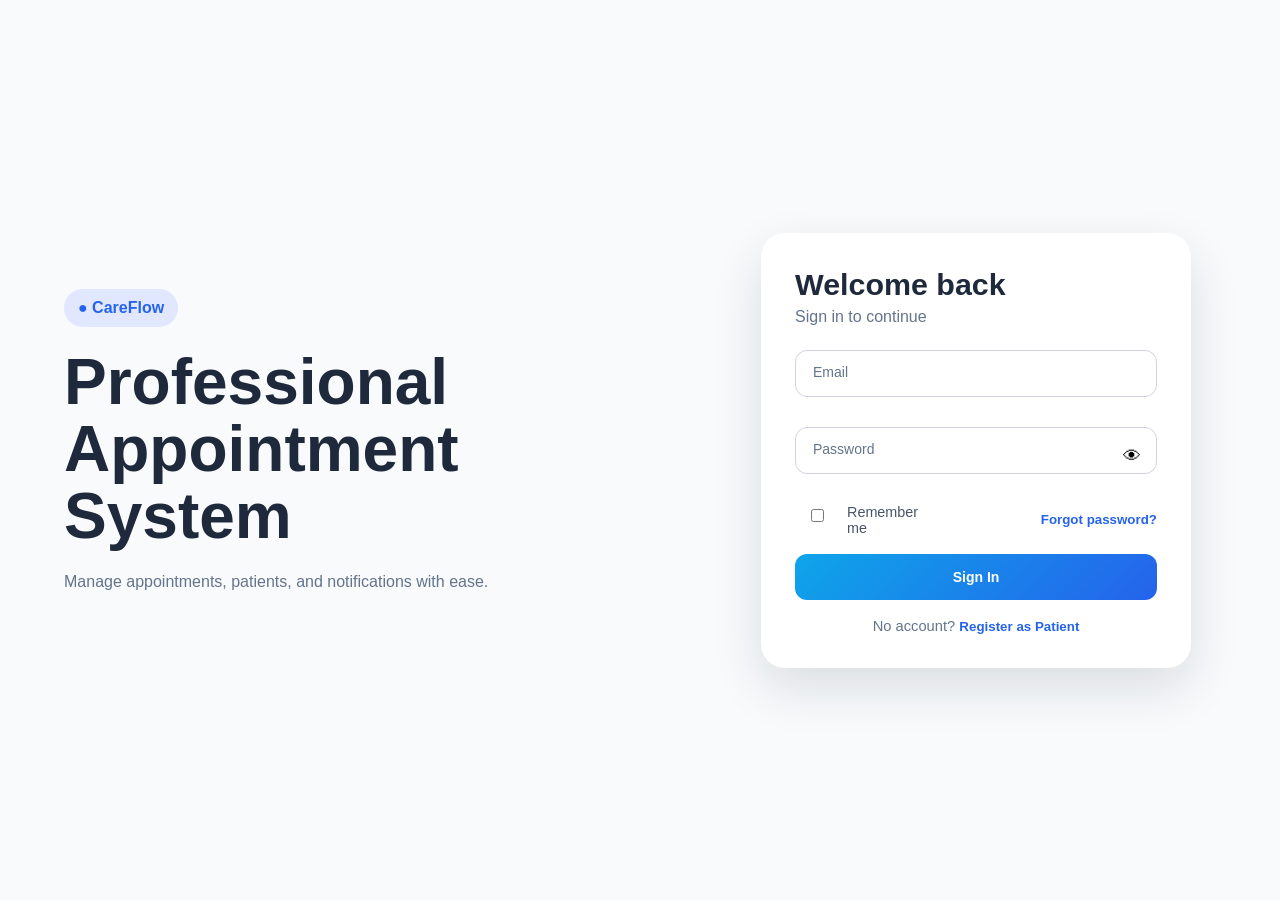
<file: index.html>
<!DOCTYPE html>
<html lang="en">
<head>
  <meta charset="UTF-8">
  <meta name="viewport" content="width=device-width, initial-scale=1.0">
  <title>CareFlow - Login</title>
  <link rel="stylesheet" href="style.css">
</head>
<body>

  <div class="login-screen">

    <!-- Left Side -->
    <div class="login-side">
      <div class="brand-chip">● CareFlow</div>
      <h1 class="hero-title">Professional<br>Appointment System</h1>
      <p class="hero-text">Manage appointments, patients, and notifications with ease.</p>
    </div>

    <!-- Right Side - Auth Forms -->
    <div class="login-panel-wrap">
      <div class="auth-card">

        <!-- LOGIN SECTION -->
        <div id="loginSection">
          <h2>Welcome back</h2>
          <p class="subtle">Sign in to continue</p>

          <div class="floating-field">
            <input type="email" id="loginEmail" placeholder=" ">
            <label>Email</label>
          </div>

          <div class="floating-field">
            <input type="password" id="loginPassword" placeholder=" ">
            <label>Password</label>
            <button type="button" class="eye-btn" id="togglePassword">👁</button>
          </div>

          <div class="auth-row">
            <label class="remember-label">
              <input type="checkbox" id="rememberMe">
              Remember me
            </label>
            <button onclick="showForgot()" class="link-btn">Forgot password?</button>
          </div>

          <button onclick="login()" id="loginBtn" class="btn btn-primary primary-auth-btn">Sign In</button>

          <div class="auth-switch">
            No account? 
            <button onclick="showRegister()" class="link-btn">Register as Patient</button>
          </div>
        </div>

        <!-- REGISTER SECTION -->
        <div id="registerSection" class="hidden">
          <h2>Create account</h2>
          <p class="subtle">Register as a patient</p>

          <div class="floating-field">
            <input type="text" id="registerName" placeholder=" ">
            <label>Full Name</label>
          </div>
          <div class="floating-field">
            <input type="email" id="registerEmail" placeholder=" ">
            <label>Email</label>
          </div>
          <div class="floating-field">
            <input type="password" id="registerPassword" placeholder=" ">
            <label>Password</label>
          </div>
          <div class="floating-field">
            <input type="tel" id="registerPhone" placeholder=" ">
            <label>Phone Number</label>
          </div>

          <button onclick="registerPatient()" id="registerBtn" class="btn btn-primary primary-auth-btn">Register</button>

          <div class="auth-switch">
            Already have an account? 
            <button onclick="showLogin()" class="link-btn">Sign in</button>
          </div>
        </div>

        <!-- FORGOT PASSWORD -->
        <div id="forgotSection" class="hidden">
          <h2>Forgot Password</h2>
          <p class="subtle">Enter your email to receive reset instructions</p>

          <div class="floating-field">
            <input type="email" id="forgotEmail" placeholder=" ">
            <label>Email</label>
          </div>

          <button onclick="forgotPassword()" id="forgotBtn" class="btn btn-primary primary-auth-btn">Send Reset Email</button>

          <div class="auth-switch">
            <button onclick="showLogin()" class="link-btn">Back to Login</button>
          </div>
        </div>

      </div>
    </div>
  </div>

  <script src="auth.js"></script>
</body>
</html>
</file>
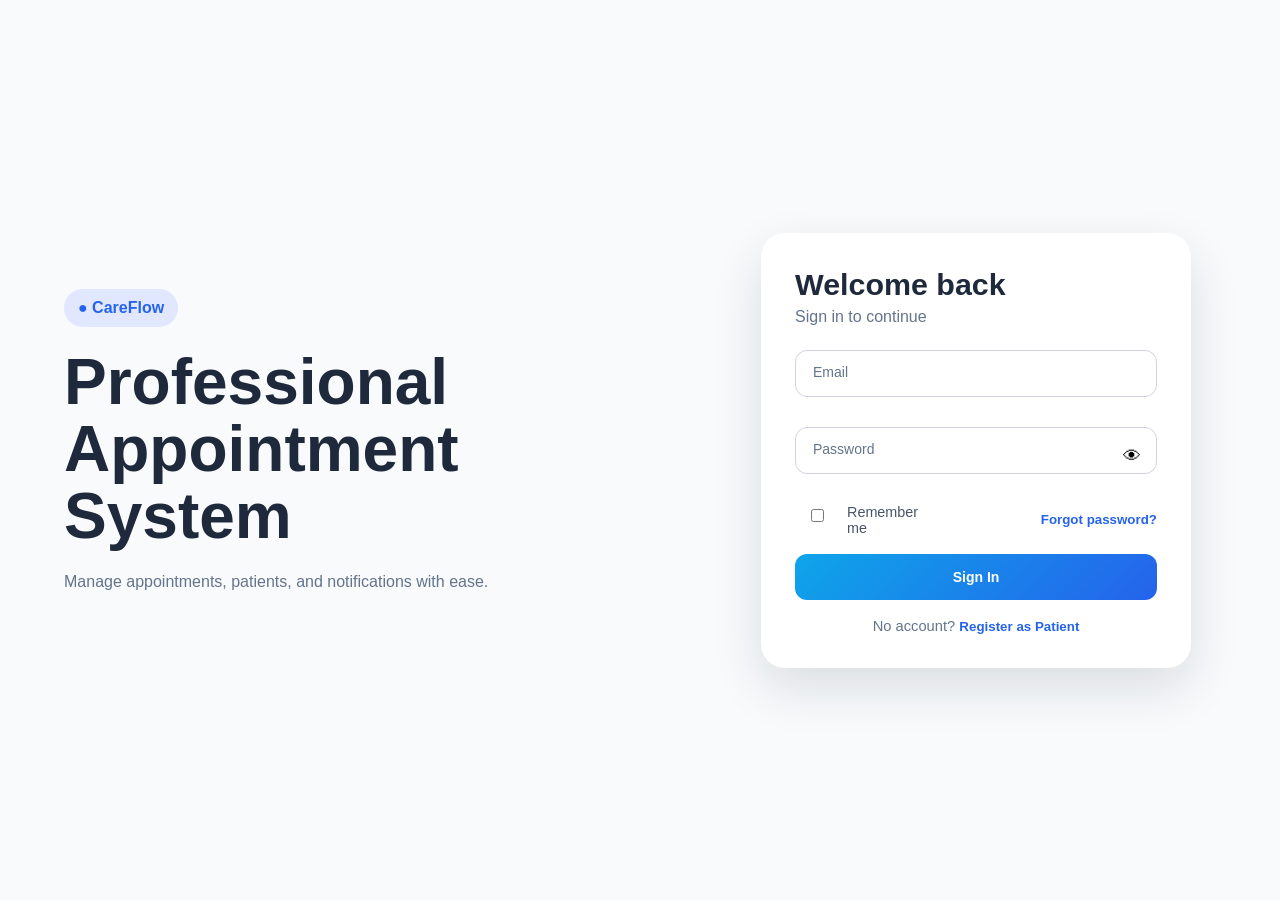
<file: admin-dashboard.html>
<!DOCTYPE html>
<html lang="en">
<head>
  <meta charset="UTF-8">
  <meta name="viewport" content="width=device-width, initial-scale=1.0">
  <title>Admin Dashboard - CareFlow</title>
  <link rel="stylesheet" href="style.css">
</head>
<body>

  <div class="app-shell">
    <!-- Sidebar -->
    <div class="sidebar">
      <div class="brand">
        <div class="brand-icon">●</div>
        <div>
          <h1>CareFlow</h1>
          <p>Admin Portal</p>
        </div>
      </div>
      
      <div class="nav-list">
        <button class="nav-btn active" onclick="showAdminPage('appointments', this)">📅 Appointments</button>
        <button class="nav-btn" onclick="showAdminPage('patients', this)">👥 Patients</button>
        <button class="nav-btn" onclick="showAdminPage('notifications', this)">✉️ Notifications</button>
      </div>

      <div class="nav-spacer"></div>
      <button onclick="logout()" class="logout-btn">🚪 Logout</button>
      
      <!-- Dark Mode Toggle -->
      <button onclick="toggleDarkMode()" class="dark-toggle" title="Toggle Dark Mode">🌙</button>
    </div>

    <!-- Main Content -->
    <div class="main">

      <!-- Appointments Section -->
      <section id="appointments">
        <div class="page-hero">
          <div>
            <h2>Admin Appointments</h2>
            <p>Clinic schedule overview • Weekdays only (8 AM - 6 PM)</p>
          </div>
        </div>

        <div class="metrics">
          <div class="metric-card"><small>Today's Appointments</small><strong id="todayCount">0</strong></div>
          <div class="metric-card"><small>Selected Day</small><strong id="selectedCount">0</strong></div>
          <div class="metric-card"><small>This Month</small><strong id="monthCount">0</strong></div>
        </div>

        <div class="grid-2">
          <div class="panel">
            <div class="calendar-head">
              <h3 id="calendarTitle">Calendar</h3>
              <div>
                <button onclick="changeMonth(-1)">← Previous</button>
                <button onclick="changeMonth(1)">Next →</button>
              </div>
            </div>
            <div id="calendarGrid" class="calendar-grid"></div>
          </div>
          <div class="panel">
            <h3 id="selectedDateTitle">Selected Day</h3>
            <div id="selectedAppointments"></div>
          </div>
        </div>
      </section>

      <!-- Patients Section -->
      <section id="patients" class="hidden">
        <div class="page-hero">
          <div>
            <h2>Patients Management</h2>
            <p>View patients and manage their appointments</p>
          </div>
        </div>

        <div class="panel">
          <h3>Patients List</h3>
          <table id="patientTable">
            <thead>
              <tr><th>Name</th><th>Contact</th><th>Condition</th><th>Upcoming Appointments</th><th>Actions</th></tr>
            </thead>
            <tbody></tbody>
          </table>
        </div>

        <div class="panel schedule-card">
          <h3>Schedule New Appointment</h3>
          <select id="schedulePatient"></select>
          <input type="datetime-local" id="scheduleDate">
          <div id="adminTimeSlots" class="time-grid"></div>
          <button onclick="scheduleSelectedPatient()" class="btn btn-primary">Schedule Appointment</button>
          <p id="adminScheduleStatus" class="email-status"></p>
        </div>
      </section>

      <!-- Notifications Section -->
      <section id="notifications" class="hidden">
        <div class="page-hero">
          <div>
            <h2>Notifications</h2>
            <p>Send email notifications to patients</p>
          </div>
        </div>

        <div class="panel">
          <h3>Send Notification</h3>
          <select id="notificationPatient"></select>
          <input type="text" id="notificationSubject" placeholder="Subject" value="CareFlow Update">
          <textarea id="notificationMessage" placeholder="Write message..."></textarea>
          <button onclick="sendEmailNotification()" class="btn btn-primary">Send Email</button>
          <p id="emailStatus" class="email-status"></p>
        </div>

        <div class="panel">
          <h3>Email History</h3>
          <table style="width:100%; border-collapse:collapse;">
            <thead>
              <tr style="background:#f1f5f9;">
                <th style="padding:10px; text-align:left;">Date</th>
                <th style="padding:10px; text-align:left;">Patient</th>
                <th style="padding:10px; text-align:left;">Subject</th>
                <th style="padding:10px; text-align:center;">Status</th>
                <th style="padding:10px; text-align:center;">Actions</th>
              </tr>
            </thead>
            <tbody id="emailHistoryTable"></tbody>
          </table>
        </div>
      </section>

    </div>
  </div>


  <script src="admin.js"></script>
</body>
</html>
</file>
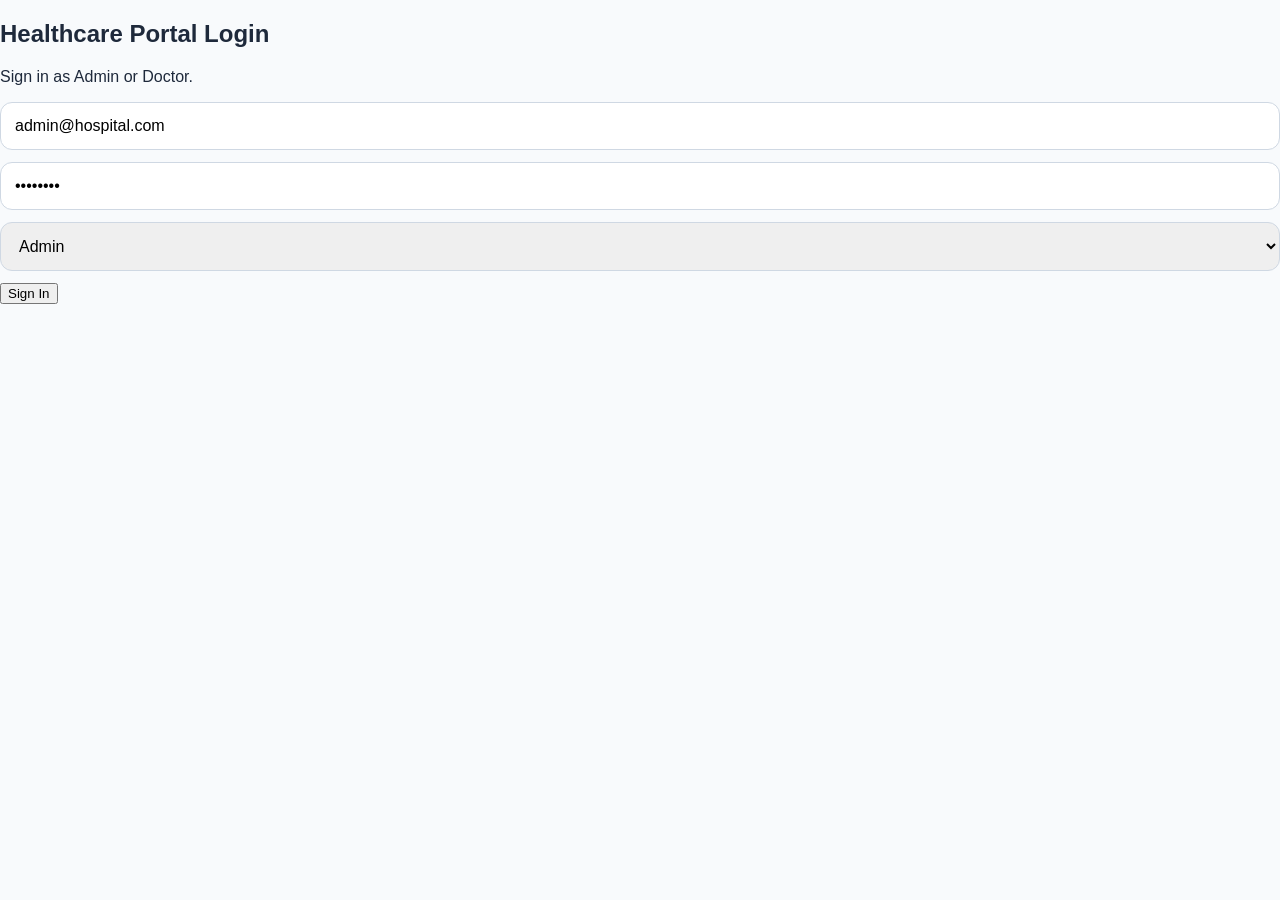
<file: login.html>
<!DOCTYPE html>
<html lang="en">
<head>
  <meta charset="UTF-8" />
  <meta name="viewport" content="width=device-width, initial-scale=1.0" />
  <title>Healthcare Portal Login</title>
  <link rel="stylesheet" href="style.css" />
</head>
<body>
  <div id="loginScreen">
    <div class="login-card">
      <h2>Healthcare Portal Login</h2>
      <p class="muted">Sign in as Admin or Doctor.</p>
      <input id="loginEmail" type="email" value="admin@hospital.com" placeholder="Email" />
      <input id="loginPassword" type="password" value="admin123" placeholder="Password" />
      <select id="loginRole">
        <option value="admin">Admin</option>
        <option value="doctor">Doctor</option>
      </select>
      <button class="action" onclick="login()">Sign In</button>
      <div id="loginError" class="error"></div>
    </div>
  </div>
  <script src="auth.js"></script>
</body>
</html>
</file>
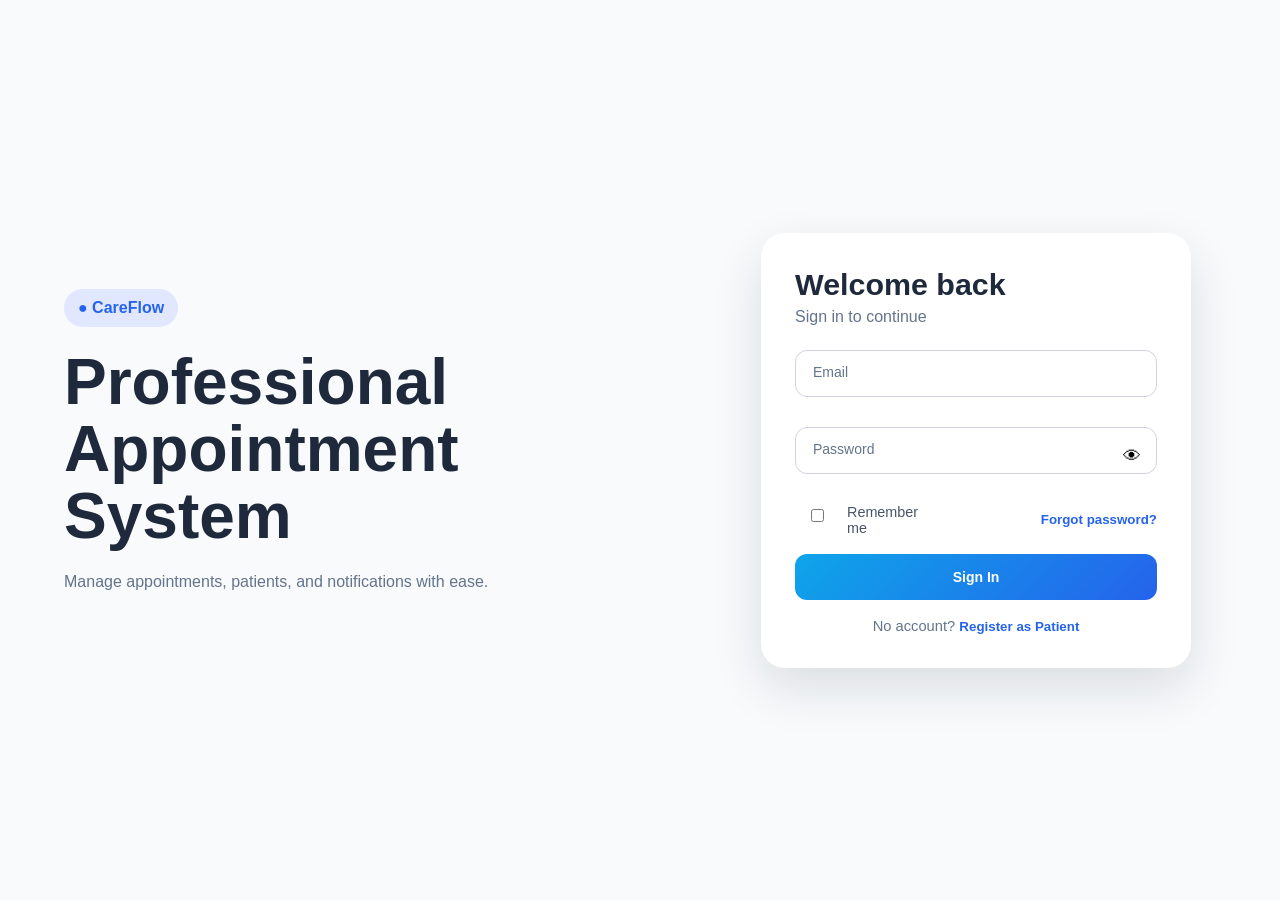
<file: patient-dashboard.html>
<!DOCTYPE html>
<html lang="en">
<head>
  <meta charset="UTF-8">
  <meta name="viewport" content="width=device-width, initial-scale=1.0">
  <title>Patient Dashboard - CareFlow</title>
  <link rel="stylesheet" href="style.css">
</head>
<body>

  <div class="app-shell">
    
    <!-- Hamburger Menu Button (Mobile) -->
    <button onclick="toggleSidebar()" class="hamburger-btn">☰</button>

    <!-- Sidebar -->
    <div class="sidebar">
      <div class="brand">
        <div class="brand-icon">●</div>
        <div>
          <h1>CareFlow</h1>
          <p>Patient Portal</p>
        </div>
      </div>
      
      <div class="nav-list">
        <button class="nav-btn active" onclick="showPatientPage('dashboard', this)">Dashboard</button>
        <button class="nav-btn" onclick="showPatientPage('book', this)">Book Appointment</button>
        <button class="nav-btn" onclick="showPatientPage('appointments', this)">My Appointments</button>
        <button class="nav-btn" onclick="showPatientPage('profile', this)">My Profile</button>
      </div>
      
      <div class="nav-spacer"></div>
      
      <!-- Logout Button -->
      <button onclick="logout()" class="logout-btn">🚪 Logout</button>
      
      <!-- Dark Mode Toggle -->
      <button onclick="toggleDarkMode()" class="dark-toggle" title="Toggle Dark Mode">🌙</button>
    </div>

    <!-- Main Content -->
    <div class="main">

      <!-- Dashboard Section -->
      <section id="dashboard">
        <div class="page-hero">
          <div>
            <h2>Welcome, Patient</h2>
            <p>Manage your appointments easily</p>
          </div>
        </div>

        <div class="panel">
          <h3>Quick Overview</h3>
          <div id="nextAppointmentBox">Loading...</div>
        </div>
      </section>

      <!-- Book Appointment Section -->
      <section id="book" class="hidden">
        <div class="page-hero">
          <div>
            <h2>Book New Appointment</h2>
            <p>Select specialization, doctor and time</p>
          </div>
        </div>

        <div class="panel">
          <h3>Book Appointment</h3>

          <label><strong>Specialization</strong></label>
          <select id="specializationSelect" onchange="loadDoctorsBySpecialization()">
            <option value="">Select Specialization</option>
            <option value="Cardiology">Cardiology</option>
            <option value="Pediatrics">Pediatrics</option>
            <option value="General Medicine">General Medicine</option>
            <option value="Dermatology">Dermatology</option>
            <option value="Orthopedics">Orthopedics</option>
          </select>

          <label><strong>Doctor</strong></label>
          <select id="doctorSelect">
            <option value="">Select Doctor</option>
          </select>

          <label><strong>Date & Time</strong></label>
          <input type="datetime-local" id="appointmentDate">

          <button onclick="bookAppointment()" class="btn btn-primary" style="margin-top:15px;">Book Appointment</button>
          <p id="patientScheduleStatus" class="email-status"></p>
        </div>
      </section>

      <!-- My Appointments Section -->
      <section id="appointments" class="hidden">
        <div class="page-hero">
          <div>
            <h2>My Appointments</h2>
            <p>View your scheduled appointments</p>
          </div>
        </div>

        <div class="panel">
          <h3>Upcoming Appointments</h3>
          <table>
            <thead>
              <tr><th>Date & Time</th><th>Doctor</th><th>Status</th></tr>
            </thead>
            <tbody id="appointmentTable"></tbody>
          </table>
        </div>
      </section>

      <!-- My Profile Section -->
      <section id="profile" class="hidden">
        <div class="page-hero">
          <div>
            <h2>My Profile</h2>
            <p>Your patient information</p>
          </div>
        </div>

        <div class="panel">
          <h3>Profile Details</h3>
          <div id="profileBox">Loading profile...</div>
        </div>
      </section>

    </div>
  </div>

  <script src="patient.js"></script>
</body>
</html>
</file>
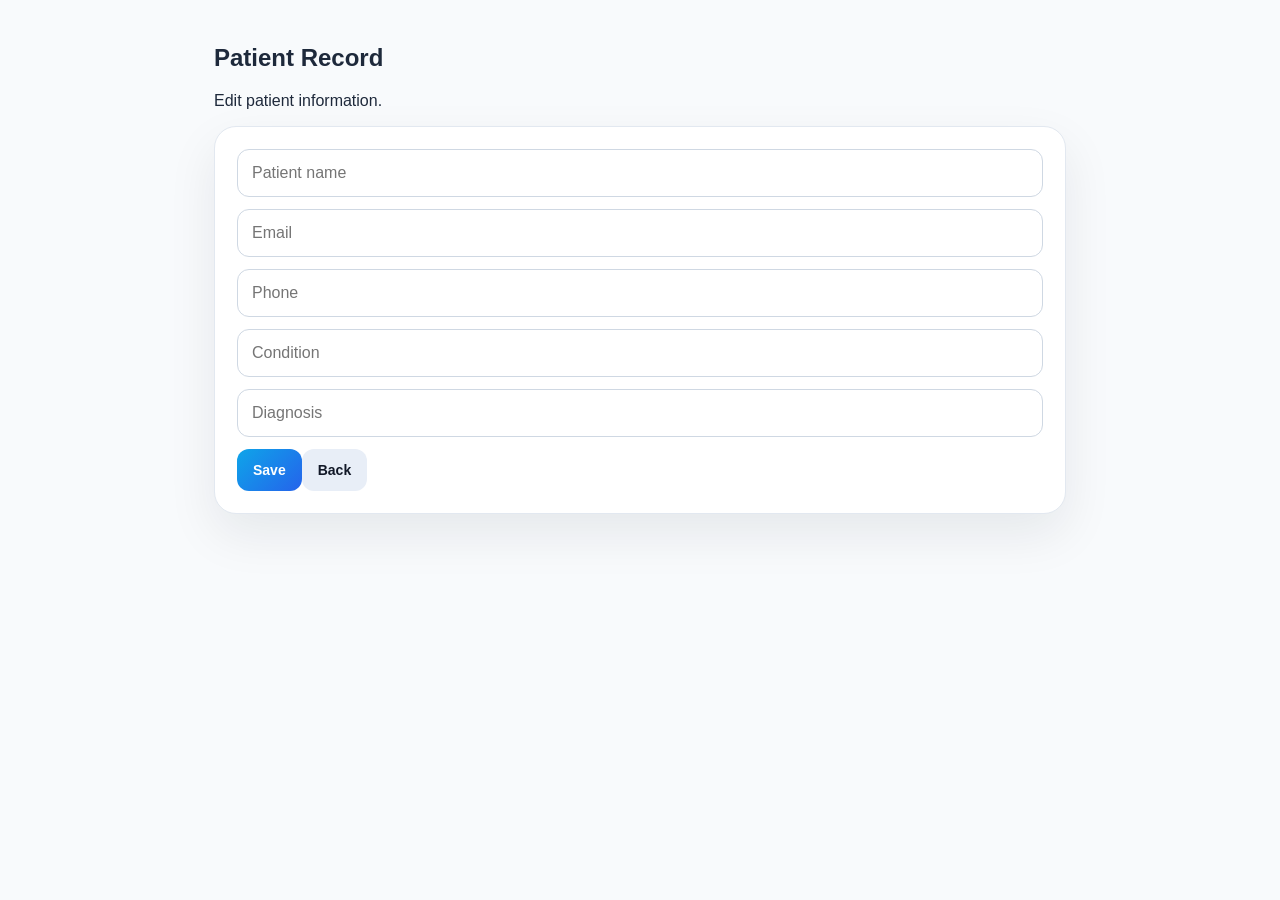
<file: patient-record.html>
<!DOCTYPE html>
<html lang="en">

<head>
    <meta charset="UTF-8">
    <meta name="viewport" content="width=device-width, initial-scale=1.0">
    <title>Patient Record</title>
    <link rel="stylesheet" href="style.css">
</head>

<body>
    <div class="main" style="max-width:900px;margin:auto;">
        <div class="topbar">
            <div>
                <h2>Patient Record</h2>
                <p>Edit patient information.</p>
            </div>
        </div>
        <div class="panel">
            <div class="panel-body stack"><input id="editPatientName" placeholder="Patient name"><input
                    id="editPatientEmail" placeholder="Email"><input id="editPatientPhone" placeholder="Phone"><input
                    id="editPatientCondition" placeholder="Condition"><input id="editPatientDiagnosis"
                    placeholder="Diagnosis">
                <div class="toolbar"><button class="btn btn-primary inline-btn"
                        onclick="savePatient()">Save</button><button class="btn btn-secondary inline-btn"
                        onclick="goBack()">Back</button></div>
            </div>
        </div>
    </div>
    <script src="patient-record.js"></script>
</body>

</html>
</file>
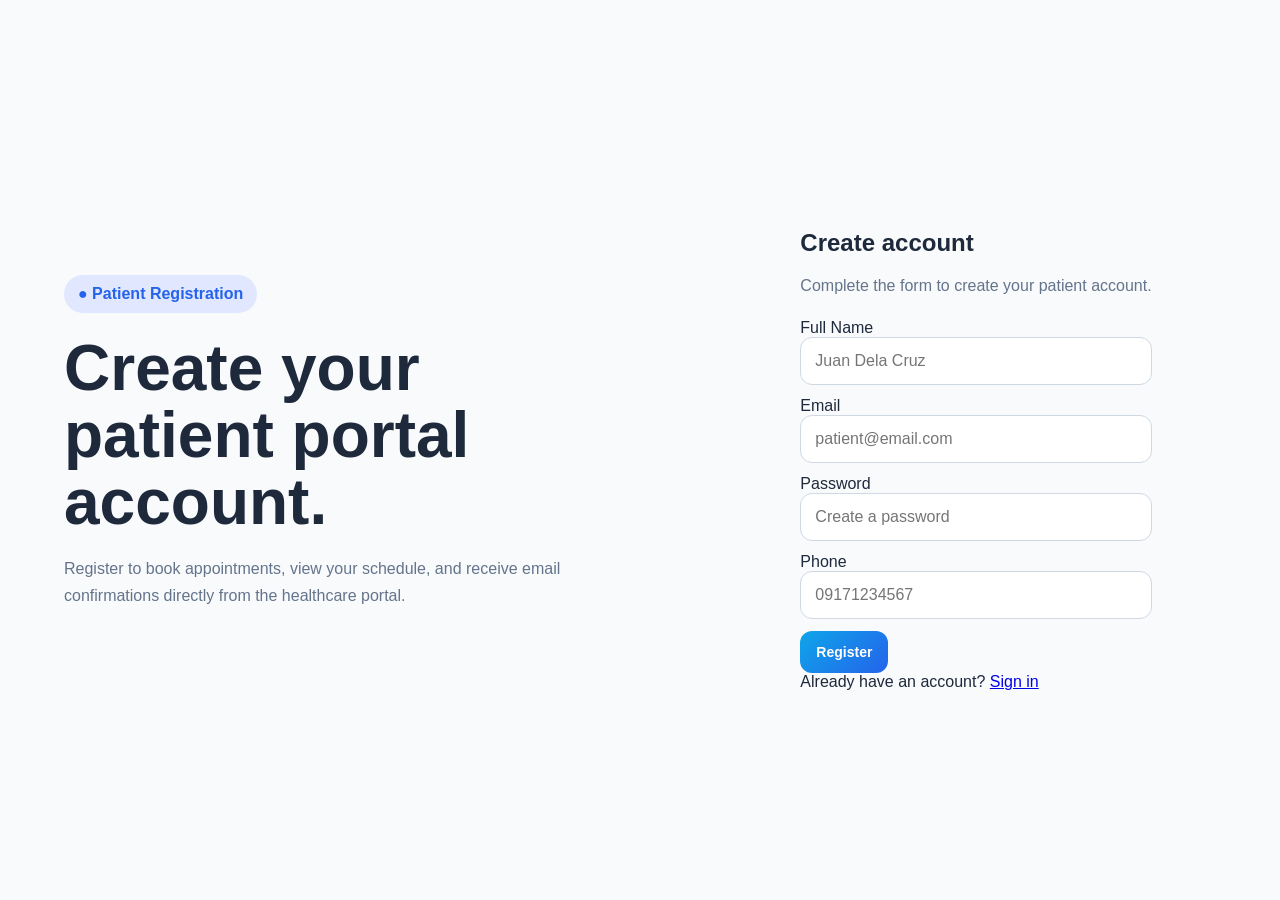
<file: register.html>
<!DOCTYPE html>
<html lang="en">

<head>
    <meta charset="UTF-8">
    <meta name="viewport" content="width=device-width, initial-scale=1.0">
    <title>Patient Registration</title>
    <link rel="stylesheet" href="style.css">
</head>

<body class="login-body">
    <section class="login-screen">
        <div class="login-side">
            <div class="brand-chip">● Patient Registration</div>
            <h1 class="hero-title">Create your patient portal account.</h1>
            <p class="hero-text">Register to book appointments, view your schedule, and receive email confirmations
                directly from the healthcare portal.</p>
        </div>
        <div class="login-panel-wrap">
            <div class="login-panel">
                <h2>Create account</h2>
                <p class="subtle">Complete the form to create your patient account.</p>
                <div class="field"><label>Full Name</label><input id="registerName" placeholder="Juan Dela Cruz"></div>
                <div class="field"><label>Email</label><input id="registerEmail" type="email"
                        placeholder="patient@email.com"></div>
                <div class="field"><label>Password</label><input id="registerPassword" type="password"
                        placeholder="Create a password"></div>
                <div class="field"><label>Phone</label><input id="registerPhone" placeholder="09171234567"></div><button
                    class="btn btn-primary full-btn" onclick="registerPatient()">Register</button>
                <div id="registerError" class="login-error"></div>
                <div class="auth-links">Already have an account? <a href="index.html">Sign in</a></div>
            </div>
        </div>
    </section>
    <script src="auth.js"></script>
</body>

</html>
</file>
<file: style.css>
:root {
  --side: #2f3b4f;
  --blue: #2563eb;
  --cyan: #0ea5e9;
  --muted: #526174;
  --border: #dbe4ef;
  --panel: rgba(255, 255, 255, 0.92);
  --shadow: 0 20px 50px rgba(15, 23, 42, 0.08);
  --danger: #dc2626;
  --green: #15803d;
}
* {
  box-sizing: border-box;
}
body {
  margin: 0;
  font-family: Arial, sans-serif;
  background: linear-gradient(135deg, #f8fbff, #dbeafe);
  color: #111827;
}
.hidden {
  display: none !important;
}
.login-screen {
  min-height: 100vh;
  display: grid;
  grid-template-columns: 1.05fr 0.95fr;
}
.login-side {
  display: flex;
  flex-direction: column;
  justify-content: center;
  padding: 64px;
}
.brand-chip {
  width: fit-content;
  padding: 10px 14px;
  border-radius: 999px;
  background: #e0e7ff;
  color: var(--blue);
  font-weight: 800;
  margin-bottom: 22px;
}
.hero-title {
  font-size: clamp(2.4rem, 5vw, 4rem);
  line-height: 1.05;
  margin: 0;
}
.hero-text {
  color: var(--muted);
  line-height: 1.7;
  max-width: 620px;
  margin-top: 18px;
}
.login-panel-wrap {
  display: flex;
  align-items: center;
  justify-content: center;
  padding: 32px;
}
.auth-card {
  width: 100%;
  max-width: 430px;
  background: white;
  padding: 34px;
  border-radius: 24px;
  box-shadow: 0 20px 50px rgba(15, 23, 42, 0.12);
}
.auth-card h2 {
  margin: 0 0 6px;
  font-size: 1.9rem;
}
.subtle {
  margin: 0 0 24px;
  color: var(--muted);
}
.floating-field {
  position: relative;
  margin-bottom: 18px;
}
.floating-field input {
  width: 100%;
  padding: 18px 46px 10px 14px;
  border: 1px solid #d1d5db;
  border-radius: 12px;
  font-size: 15px;
  outline: none;
  background: white;
}
.floating-field label {
  position: absolute;
  left: 14px;
  top: 14px;
  color: #64748b;
  font-size: 14px;
  pointer-events: none;
  transition: 0.18s ease;
  background: white;
  padding: 0 4px;
}
.floating-field input:focus {
  border-color: var(--blue);
  box-shadow: 0 0 0 4px rgba(37, 99, 235, 0.12);
}
.floating-field input:focus + label,
.floating-field input:not(:placeholder-shown) + label {
  top: -8px;
  font-size: 12px;
  color: var(--blue);
}
.eye-btn {
  position: absolute;
  right: 12px;
  top: 50%;
  transform: translateY(-50%);
  width: 28px;
  height: 28px;
  border: none;
  background: transparent;
  cursor: pointer;
  font-size: 18px;
}
.auth-row {
  display: flex;
  justify-content: space-between;
  align-items: center;
  margin-bottom: 18px;
  font-size: 0.9rem;
}
.remember-label {
  display: flex;
  align-items: center;
  gap: 8px;
  color: #475569;
}
.link-btn {
  border: none;
  background: transparent;
  color: var(--blue);
  font-weight: 800;
  cursor: pointer;
  padding: 0;
}
.btn {
  border: none;
  border-radius: 12px;
  padding: 13px 16px;
  font-weight: 800;
  cursor: pointer;
  font-size: 14px;
}
.btn-primary {
  background: linear-gradient(135deg, var(--cyan), var(--blue));
  color: white;
}
.btn-secondary {
  background: #e8eef7;
  color: #111827;
}
.btn-danger {
  background: #fee2e2;
  color: var(--danger);
}
.btn-success {
  background: #dcfce7;
  color: var(--green);
}
.primary-auth-btn {
  width: 100%;
  min-height: 46px;
}
.spinner {
  display: inline-block;
  width: 16px;
  height: 16px;
  border: 2px solid rgba(255, 255, 255, 0.55);
  border-top-color: white;
  border-radius: 50%;
  animation: spin 0.8s linear infinite;
  vertical-align: middle;
  margin-right: 8px;
}
@keyframes spin {
  to {
    transform: rotate(360deg);
  }
}
.auth-switch {
  margin-top: 18px;
  text-align: center;
  color: #64748b;
  font-size: 0.92rem;
}
.toast {
  position: fixed;
  top: 22px;
  right: 22px;
  background: #0f172a;
  color: white;
  padding: 14px 18px;
  border-radius: 12px;
  box-shadow: 0 16px 40px rgba(15, 23, 42, 0.18);
  opacity: 0;
  transform: translateY(-12px);
  pointer-events: none;
  transition: 0.22s ease;
  z-index: 9999;
  font-size: 14px;
}
.toast.show {
  opacity: 1;
  transform: translateY(0);
}
.toast.success {
  background: #15803d;
}
.toast.error {
  background: #dc2626;
}
.app-shell {
  min-height: 100vh;
  display: grid;
  grid-template-columns: 260px 1fr;
}
.sidebar {
  background: var(--side);
  color: white;
  padding: 22px 18px;
  display: flex;
  flex-direction: column;
  gap: 20px;
}
.brand {
  display: flex;
  align-items: center;
  gap: 12px;
}
.brand-icon {
  width: 44px;
  height: 44px;
  border-radius: 14px;
  background: linear-gradient(135deg, var(--cyan), var(--blue));
  display: flex;
  align-items: center;
  justify-content: center;
  font-size: 26px;
  font-weight: 800;
}
.brand h1 {
  margin: 0;
  font-size: 1.25rem;
}
.brand p {
  margin: 2px 0 0;
  color: #cbd5e1;
  font-size: 0.82rem;
}
.nav-list {
  display: flex;
  flex-direction: column;
  gap: 10px;
}
.nav-btn {
  padding: 14px 16px;
  border-radius: 12px;
  border: 1px solid rgba(255, 255, 255, 0.12);
  background: rgba(255, 255, 255, 0.08);
  color: white;
  text-align: left;
  font-weight: 800;
  cursor: pointer;
}
.nav-btn.active,
.nav-btn:hover {
  background: linear-gradient(135deg, #1d4ed8, var(--blue));
}
.nav-spacer {
  flex: 1;
}
.logout-btn {
  width: 100%;
  padding: 12px 16px;
  border: none;
  border-radius: 12px;
  background: rgba(255, 255, 255, 0.14);
  color: white;
  font-weight: 800;
  cursor: pointer;
}
.main {
  padding: 24px;
}
.page-hero {
  background: rgba(255, 255, 255, 0.85);
  border-radius: 24px;
  padding: 24px;
  margin-bottom: 22px;
  display: flex;
  align-items: center;
  justify-content: space-between;
  gap: 18px;
}
.page-hero h2 {
  margin: 0;
  font-size: 1.7rem;
}
.page-hero p {
  margin: 6px 0 0;
  color: var(--muted);
}
.hero-badge {
  background: #e0e7ff;
  color: var(--blue);
  font-size: 0.82rem;
  font-weight: 800;
  padding: 9px 14px;
  border-radius: 999px;
  white-space: nowrap;
}
.metrics {
  display: grid;
  grid-template-columns: repeat(3, 1fr);
  gap: 18px;
  margin-bottom: 20px;
}
.metric-card {
  background: var(--panel);
  border-radius: 18px;
  padding: 18px;
  border: 1px solid var(--border);
}
.metric-card small {
  color: var(--muted);
  display: block;
}
.metric-card strong {
  font-size: 2rem;
}
.grid-2 {
  display: grid;
  grid-template-columns: 1.2fr 1fr;
  gap: 20px;
}
.panel {
  background: var(--panel);
  border-radius: 22px;
  padding: 22px;
  border: 1px solid var(--border);
  box-shadow: var(--shadow);
}
.panel h3 {
  margin-top: 0;
}
input,
select,
textarea {
  width: 100%;
  padding: 14px;
  border-radius: 12px;
  border: 1px solid #cfd8e3;
  margin-bottom: 12px;
  font: inherit;
}
textarea {
  min-height: 110px;
}
table {
  width: 100%;
  border-collapse: collapse;
}
th,
td {
  padding: 14px;
  border-bottom: 1px solid #e5e7eb;
  text-align: left;
  vertical-align: top;
}
.calendar-head {
  display: flex;
  justify-content: space-between;
  align-items: center;
  gap: 12px;
}
.calendar-grid {
  display: grid;
  grid-template-columns: repeat(7, 1fr);
  gap: 10px;
  margin-top: 12px;
}
.day-name {
  text-align: center;
  font-size: 12px;
  font-weight: 800;
  color: #475569;
}
.day-cell {
  min-height: 82px;
  border: 1px solid #e5e7eb;
  border-radius: 14px;
  background: white;
  cursor: pointer;
  font-weight: 800;
  display: flex;
  justify-content: center;
  align-items: center;
  text-align: center;
}
.day-cell.muted {
  color: #aaa;
  background: rgba(255, 255, 255, 0.45);
}
.day-cell.selected {
  border: 2px solid #7da2ff;
  background: #f4f8ff;
}
.day-cell.today {
  box-shadow: inset 0 0 0 2px var(--blue);
}
.day-cell.weekend {
  background: #f8fafc;
  color: #94a3b8;
  cursor: not-allowed;
}
.notice {
  padding: 16px;
  border: 1px dashed #cbd5e1;
  border-radius: 14px;
  color: var(--muted);
  margin-bottom: 12px;
}
.schedule-card {
  background: #f8fbff;
  border: 1px solid #dbeafe;
  border-radius: 18px;
  padding: 18px;
  margin-top: 18px;
}
.schedule-card h3 {
  margin: 0 0 8px;
}
.schedule-note {
  color: #64748b;
  font-size: 13px;
  margin: 0 0 14px;
  line-height: 1.5;
}
.time-grid {
  display: grid;
  grid-template-columns: repeat(3, 1fr);
  gap: 10px;
  margin-bottom: 12px;
}
.time-btn {
  background: white;
  border: 1px solid #cfd8e3;
  border-radius: 12px;
  padding: 12px;
  font-weight: 800;
  cursor: pointer;
}
.time-btn.active {
  background: var(--blue);
  color: white;
  border-color: var(--blue);
}
.alert-box {
  background: #fffbeb;
  border: 1px solid #fde68a;
  color: #92400e;
  padding: 12px;
  border-radius: 14px;
  font-size: 13px;
  margin-bottom: 12px;
}
.email-status {
  font-size: 13px;
  margin-top: 8px;
  color: #64748b;
}
@media (max-width: 980px) {
  .login-screen,
  .app-shell,
  .grid-2 {
    grid-template-columns: 1fr;
  }
  .metrics {
    grid-template-columns: 1fr;
  }
  .login-side {
    padding: 32px;
  }
  .page-hero {
    flex-direction: column;
    align-items: flex-start;
  }
}
/* ==================== DARK MODE (IMPROVED) ==================== */
:root {
  --bg: #f8fafc;
  --card: #ffffff;
  --text: #1e293b;
  --muted: #64748b;
  --border: #e2e8f0;
  --primary: #2563eb;
}

.dark {
  --bg: #0f172a;
  --card: #1e293b;
  --text: #f1f5f9;
  --muted: #94a3b8;
  --border: #334155;
  --primary: #3b82f6;
}

body {
  background: var(--bg);
  color: var(--text);
  transition: background 0.3s ease, color 0.3s ease;
}

.panel, .metric-card, .schedule-card, .page-hero {
  background: var(--card);
  border: 1px solid var(--border);
}

.dark-toggle {
  position: absolute;
  top: 20px;
  right: 20px;
  background: var(--card);
  border: 1px solid var(--border);
  color: var(--text);
  padding: 8px 14px;
  border-radius: 9999px;
  cursor: pointer;
  font-size: 1.2rem;
  box-shadow: 0 4px 6px -1px rgb(0 0 0 / 0.1);
  transition: all 0.3s ease;
  z-index: 100;
}

.dark-toggle:hover {
  transform: scale(1.1);
}

.day-cell {
  background: var(--card);
  border: 1px solid var(--border);
  color: var(--text);
}

.day-cell.weekend {
  background: #f8fafc;
  color: #94a3b8;
}

.dark .day-cell.weekend {
  background: #1e293b;
  color: #64748b;
}

.notice {
  background: #f8fafc;
  border-color: var(--border);
}

.dark .notice {
  background: #1e293b;
  border-color: #475569;
}
/* ==================== MOBILE FRIENDLY + COLLAPSIBLE SIDEBAR ==================== */
.hamburger-btn {
  display: none;
  position: fixed;
  top: 15px;
  left: 15px;
  z-index: 1000;
  background: var(--primary);
  color: white;
  border: none;
  padding: 10px 14px;
  border-radius: 8px;
  font-size: 1.3rem;
  cursor: pointer;
  box-shadow: 0 4px 6px -1px rgb(0 0 0 / 0.1);
}

@media (max-width: 768px) {
  .hamburger-btn {
    display: block;
  }

  .sidebar {
    position: fixed;
    left: -260px;
    top: 0;
    height: 100vh;
    width: 260px;
    transition: left 0.3s ease;
    z-index: 999;
    box-shadow: 4px 0 10px rgba(0,0,0,0.1);
  }

  .sidebar.open {
    left: 0;
  }

  .main {
    margin-left: 0;
    padding-top: 60px;
  }
}
</file>
